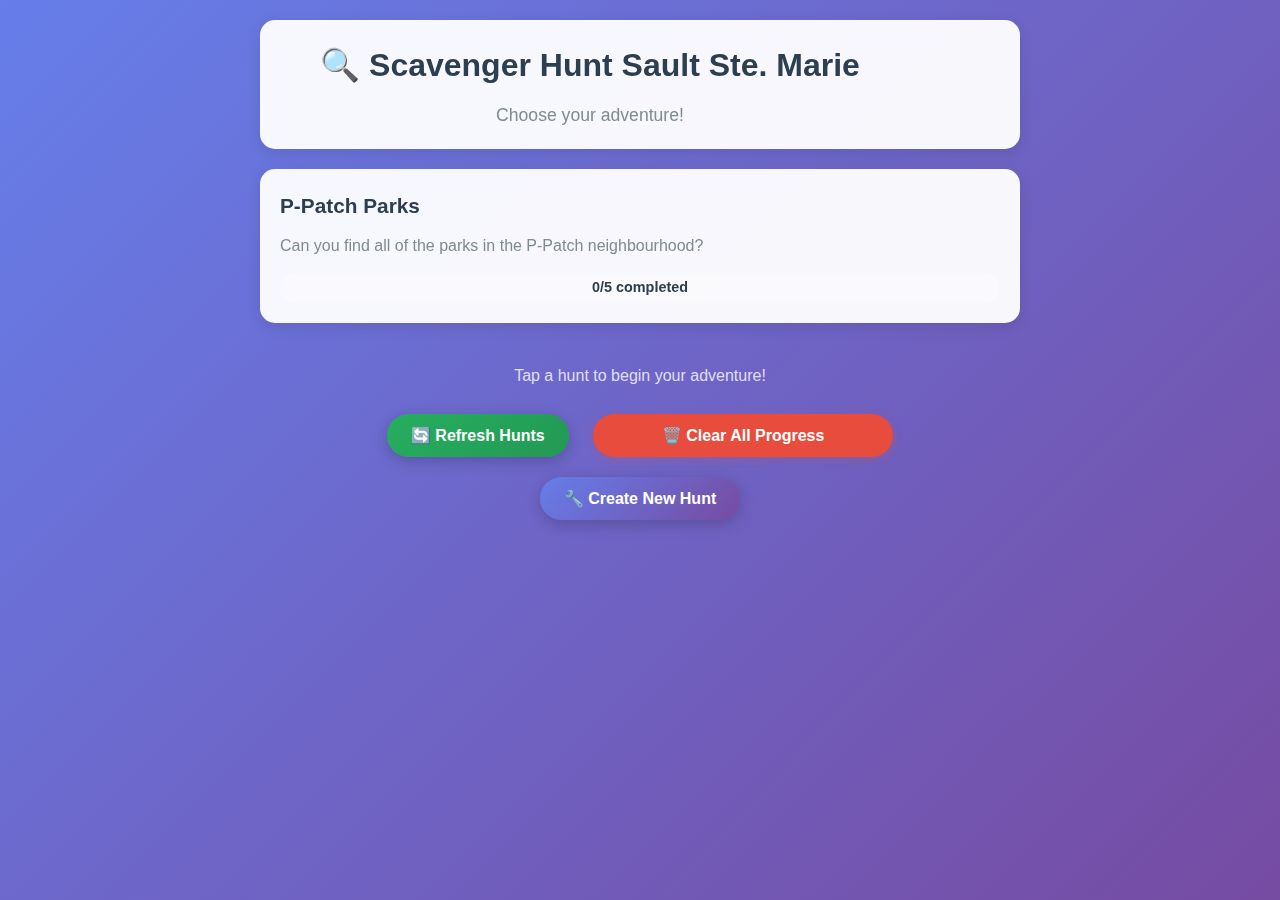
<file: index.html>
<!DOCTYPE html>
<html lang="en">
<head>
    <meta charset="UTF-8">
    <meta name="viewport" content="width=device-width, initial-scale=1.0">
    <title>Scavenger Hunt Sault Ste. Marie</title>
    <link rel="manifest" href="manifest.json">
    <link rel="stylesheet" href="styles.css">
    <meta name="theme-color" content="#2196F3">
    <link rel="apple-touch-icon" href="icons/icon-192x192.png">
</head>
<body>
    <div class="container">
        <header>
            <h1>🔍 Scavenger Hunt Sault Ste. Marie</h1>
            <p>Choose your adventure!</p>
        </header>

        <main id="hunt-list">
            <div class="loading">Loading hunts...</div>
        </main>

        <footer>
            <p>Tap a hunt to begin your adventure!</p>
            <div class="footer-actions">
                <button id="refresh-hunts-btn" class="refresh-btn">🔄 Refresh Hunts</button>
                <button id="clear-all-progress-btn" class="clear-progress-btn">🗑️ Clear All Progress</button>
                <button id="create-hunt-btn" class="create-hunt-btn">🔧 Create New Hunt</button>
            </div>
        </footer>
    </div>

    <script src="app.js"></script>
</body>
</html>
</file>
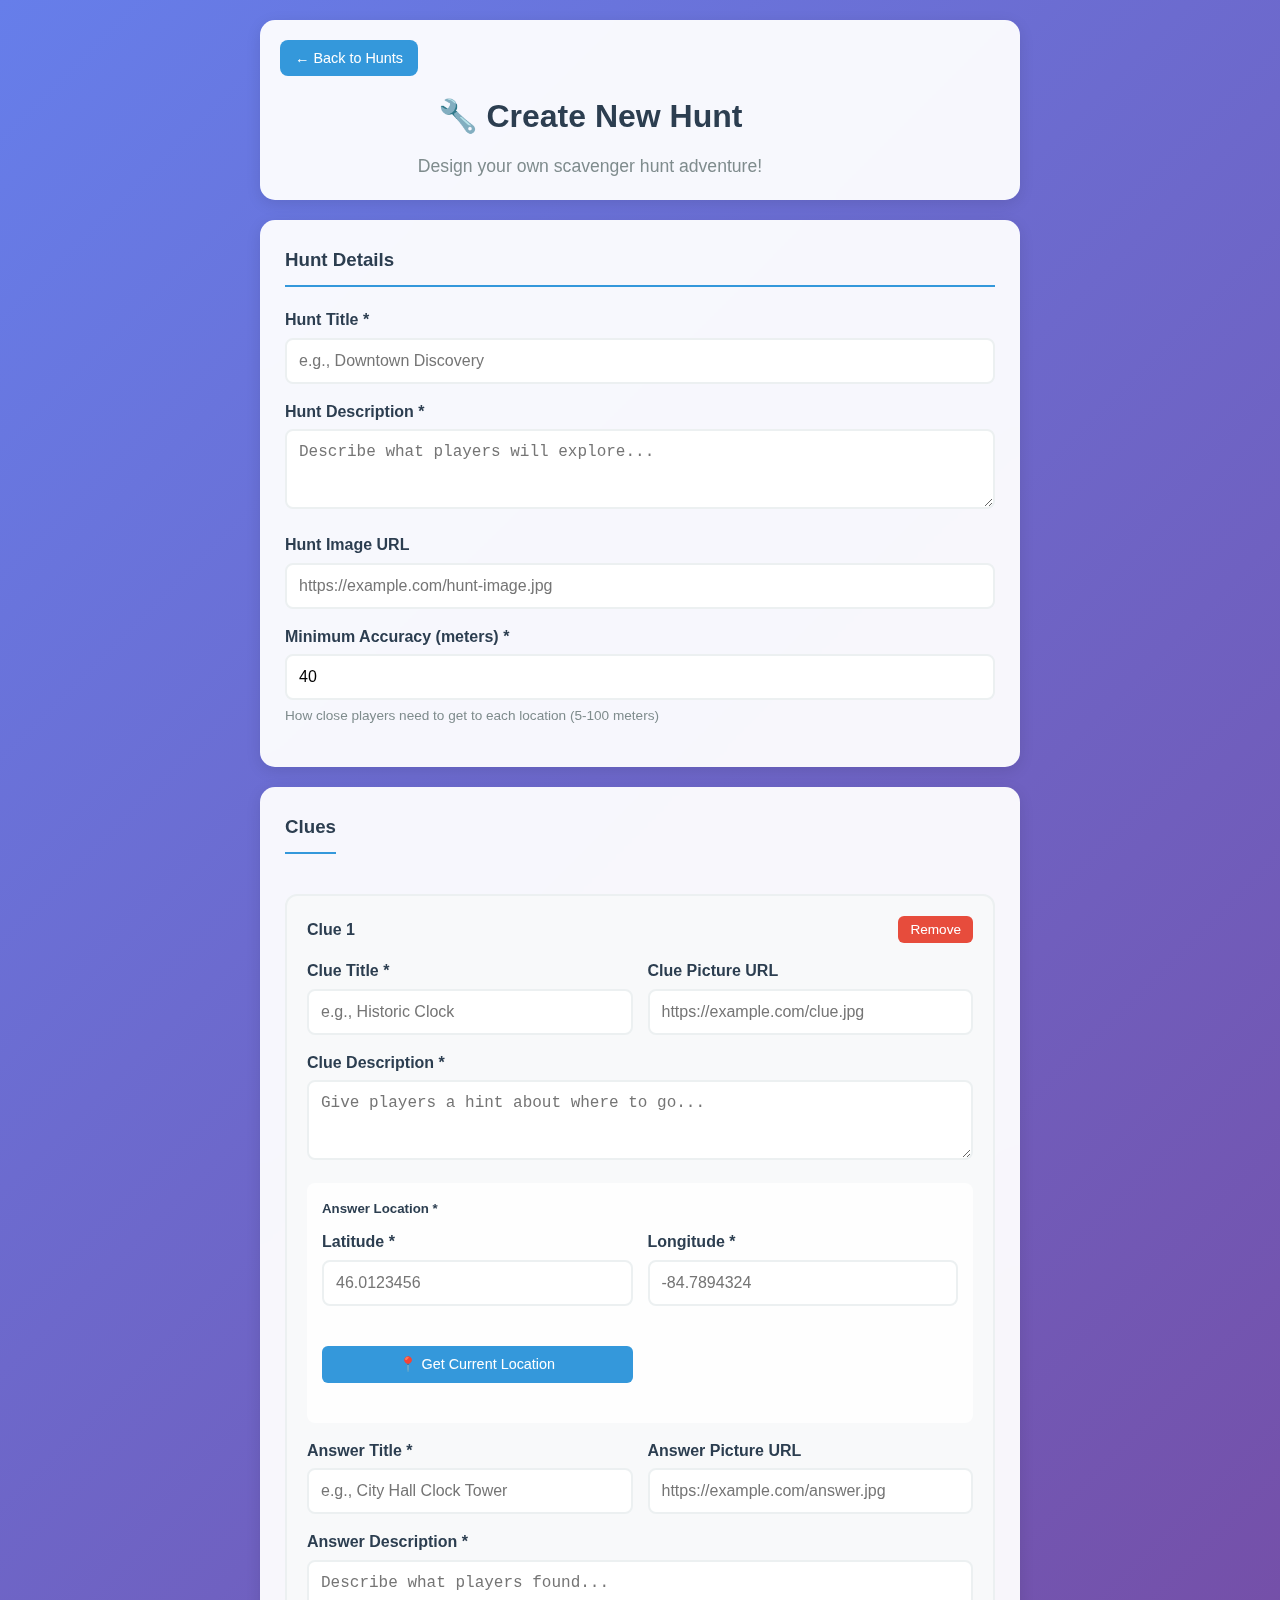
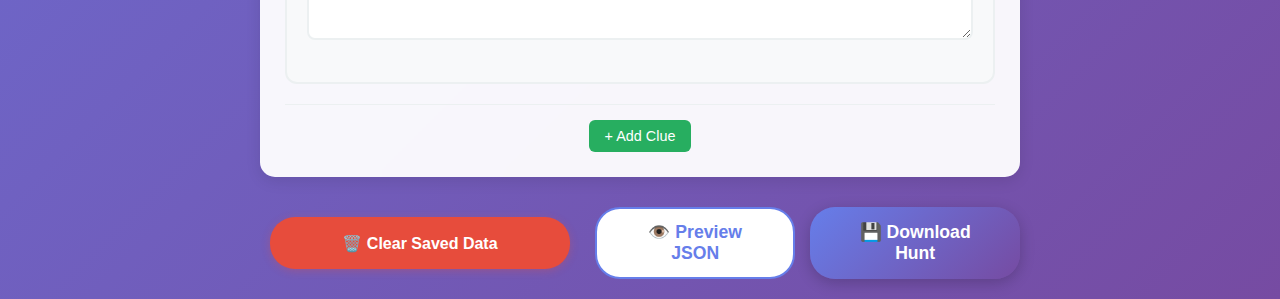
<file: create-hunt.html>
<!DOCTYPE html>
<html lang="en">
<head>
    <meta charset="UTF-8">
    <meta name="viewport" content="width=device-width, initial-scale=1.0">
    <title>Create Hunt - Scavenger Hunt Sault Ste. Marie</title>
    <link rel="manifest" href="manifest.json">
    <link rel="stylesheet" href="styles.css">
    <meta name="theme-color" content="#2196F3">
    <link rel="apple-touch-icon" href="icons/icon-192x192.png">
</head>
<body>
    <div class="container">
        <header>
            <button id="back-btn" class="back-btn">← Back to Hunts</button>
            <h1>🔧 Create New Hunt</h1>
            <p>Design your own scavenger hunt adventure!</p>
        </header>

        <main id="create-hunt-form">
            <form id="hunt-form" class="hunt-form">
                <!-- Hunt Details Section -->
                <div class="form-section">
                    <h3>Hunt Details</h3>
                    
                    <div class="form-group">
                        <label for="hunt-title">Hunt Title *</label>
                        <input type="text" id="hunt-title" name="scavengerHuntTitle" required 
                               placeholder="e.g., Downtown Discovery">
                    </div>
                    
                    <div class="form-group">
                        <label for="hunt-description">Hunt Description *</label>
                        <textarea id="hunt-description" name="scavengerHuntDescription" required 
                                  placeholder="Describe what players will explore..."></textarea>
                    </div>
                    
                    <div class="form-group">
                        <label for="hunt-image">Hunt Image URL</label>
                        <input type="url" id="hunt-image" name="scavengerHuntImage" 
                               placeholder="https://example.com/hunt-image.jpg">
                    </div>
                    
                    <div class="form-group">
                        <label for="hunt-accuracy">Minimum Accuracy (meters) *</label>
                        <input type="number" id="hunt-accuracy" name="scavengerHuntMinimumAccuracy" 
                               min="5" max="100" value="40" required>
                        <small>How close players need to get to each location (5-100 meters)</small>
                    </div>
                </div>

                <!-- Clues Section -->
                <div class="form-section">
                    <div class="section-header">
                        <h3>Clues</h3>
                    </div>
                    
                    <div id="clues-container">
                        <!-- Clues will be added dynamically here -->
                    </div>
                    
                    <div class="add-clue-section">
                        <button type="button" id="add-clue-btn" class="add-btn">+ Add Clue</button>
                    </div>
                </div>

                <!-- Actions -->
                <div class="form-actions">
                    <button type="button" id="clear-saved-btn" class="clear-progress-btn">🗑️ Clear Saved Data</button>
                    <button type="button" id="preview-btn" class="secondary-btn">👁️ Preview JSON</button>
                    <button type="submit" id="download-btn" class="primary-btn">💾 Download Hunt</button>
                </div>
            </form>
        </main>

        <!-- Preview Modal -->
        <div id="preview-modal" class="modal">
            <div class="modal-content large">
                <div class="modal-header">
                    <h2>Hunt Preview</h2>
                    <button id="close-preview" class="close-btn">×</button>
                </div>
                <div class="modal-body">
                    <pre id="preview-json"></pre>
                </div>
            </div>
        </div>
    </div>

    <script src="create-hunt.js"></script>
</body>
</html>
</file>
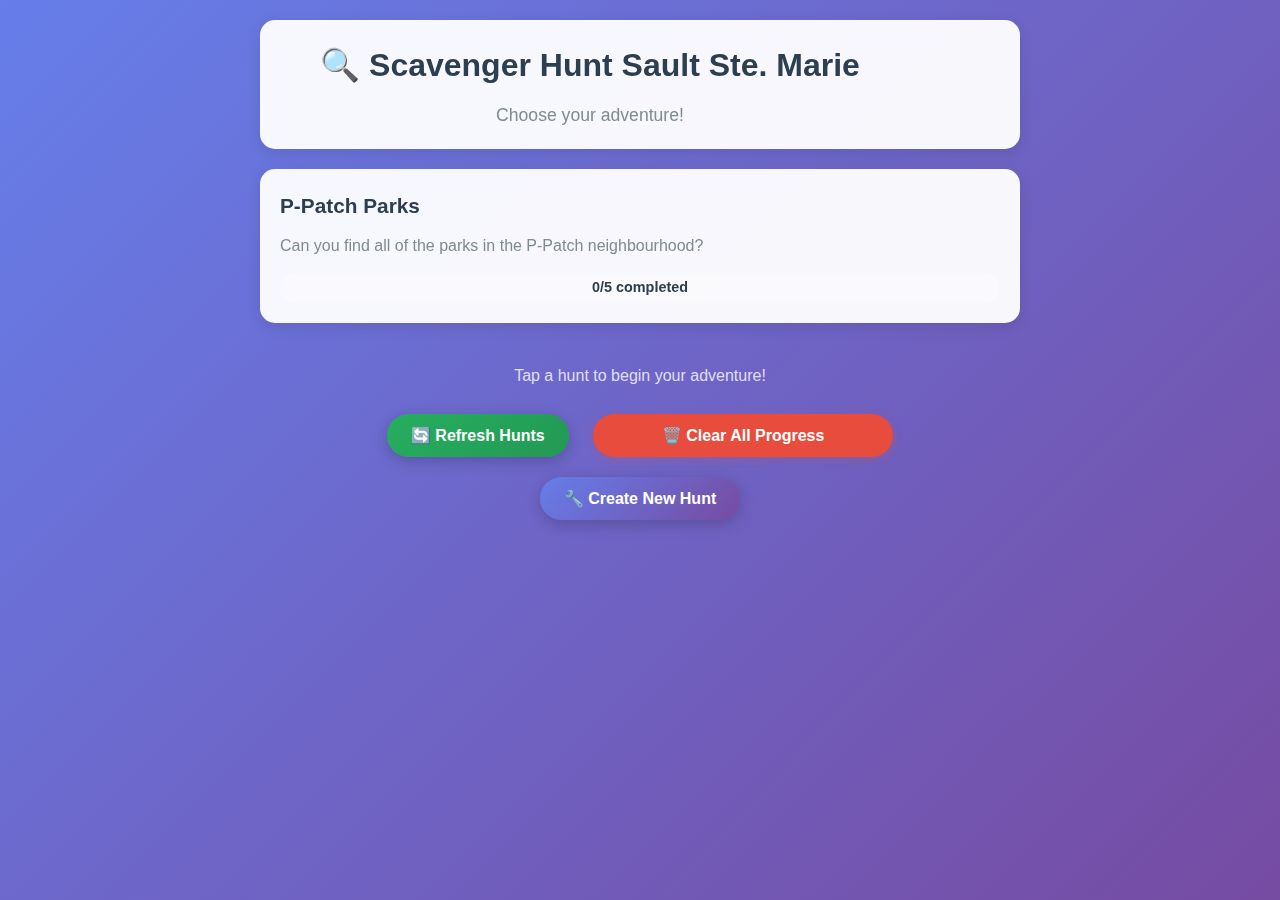
<file: hunt.html>
<!DOCTYPE html>
<html lang="en">
<head>
    <meta charset="UTF-8">
    <meta name="viewport" content="width=device-width, initial-scale=1.0">
    <title>Scavenger Hunt Sault Ste. Marie</title>
    <link rel="manifest" href="manifest.json">
    <link rel="stylesheet" href="styles.css">
    <link rel="stylesheet" href="lib/leaflet-2.0.0-alpha.1/dist/leaflet.css">
    <meta name="theme-color" content="#2196F3">
    <link rel="apple-touch-icon" href="icons/icon-192x192.png">
</head>
<body>
    <div class="container">
        <header>
            <button id="back-btn" class="back-btn">⬅️ Back to Hunts</button>
            <h1 id="hunt-title">Loading...</h1>
            <p id="hunt-description"></p>
            <div id="hunt-progress" class="progress-bar">
                <div class="progress-fill"></div>
                <span class="progress-text">0/0 completed</span>
            </div>
        </header>

        <main id="clue-list">
            <div class="loading">Loading clues...</div>
        </main>
        
        <div class="hunt-actions">
            <button id="clear-hunt-progress-btn" class="clear-progress-btn">🗑️ Clear Hunt Progress</button>
        </div>

        <!-- Clue Detail Modal -->
        <div id="clue-modal" class="modal">
            <div class="modal-content">
                <div class="modal-header">
                    <h2 id="modal-clue-title"></h2>
                    <button id="close-modal" class="close-btn">×</button>
                </div>
                <div class="modal-body">
                    <div id="clue-content">
                        <button id="reveal-description" class="reveal-btn">Reveal Description</button>
                        <div id="clue-description" class="hidden"></div>
                        <button id="reveal-image" class="reveal-btn hidden">Reveal Image</button>
                        <div id="clue-image-container" class="hidden"></div>
                        <button id="reveal-map" class="reveal-btn hidden">🗺️ Reveal Map</button>
                        <div id="clue-map-container" class="hidden"></div>
                    </div>
                    <div class="location-section">
                        <button id="check-location" class="location-btn">📍 Check Location</button>
                        <div id="location-result" class="location-result"></div>
                    </div>
                    <div id="answer-content" class="answer hidden">
                        <h3>🎉 Congratulations!</h3>
                        <h4 id="answer-title"></h4>
                        <p id="answer-description"></p>
                        <div id="answer-image-container"></div>
                    </div>
                </div>
            </div>
        </div>
    </div>

    <!-- Celebration Overlay -->
    <div id="celebration-overlay" class="celebration-overlay hidden">
        <div class="fireworks">
            <div class="firework firework-1"></div>
            <div class="firework firework-2"></div>
            <div class="firework firework-3"></div>
            <div class="firework firework-4"></div>
            <div class="firework firework-5"></div>
            <div class="firework firework-6"></div>
            <div class="firework firework-7"></div>
            <div class="firework firework-8"></div>
            <div class="firework firework-9"></div>
            <div class="firework firework-10"></div>
        </div>
        <div class="celebration-message">
            <h1>🎉 Congratulations! 🎉</h1>
            <p>You've completed the entire hunt!</p>
            <button id="close-celebration" class="celebration-btn">Continue</button>
        </div>
    </div>

    <script src="lib/leaflet-2.0.0-alpha.1/dist/leaflet-global.js"></script>
    <script src="hunt.js"></script>
</body>
</html>
</file>
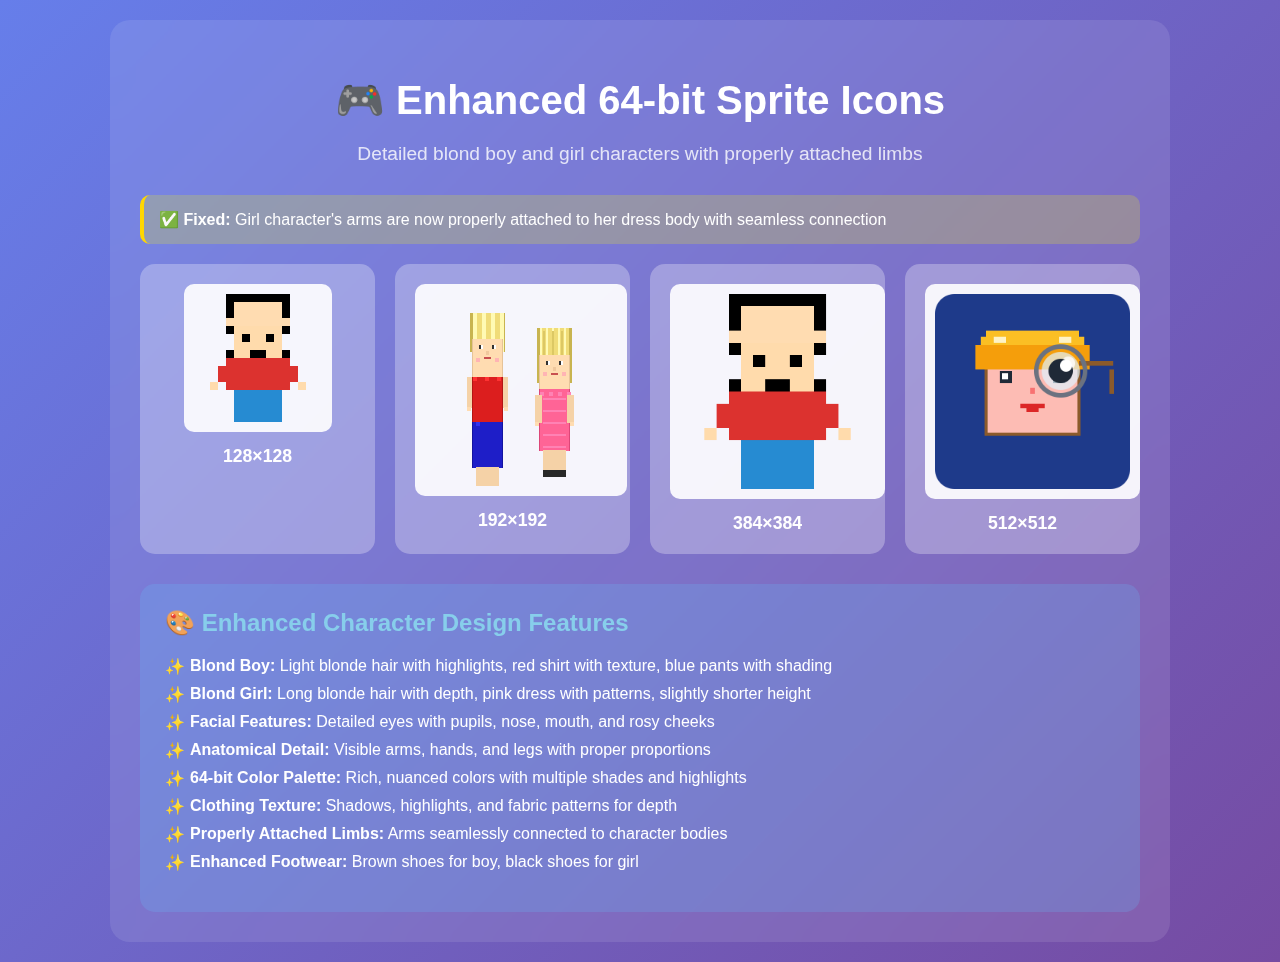
<file: sprite_preview.html>
<!DOCTYPE html>
<html>
<head>
    <title>Enhanced Sprite Icons Preview</title>
    <style>
        body { 
            font-family: Arial, sans-serif; 
            background: linear-gradient(135deg, #667eea 0%, #764ba2 100%);
            color: white;
            margin: 0;
            padding: 20px;
        }
        .container {
            max-width: 1000px;
            margin: 0 auto;
            background: rgba(255,255,255,0.1);
            border-radius: 20px;
            padding: 30px;
            backdrop-filter: blur(10px);
        }
        h1 { 
            text-align: center; 
            margin-bottom: 10px;
            font-size: 2.5em;
        }
        .subtitle {
            text-align: center;
            margin-bottom: 30px;
            opacity: 0.8;
            font-size: 1.2em;
        }
        .icons-grid {
            display: grid;
            grid-template-columns: repeat(auto-fit, minmax(200px, 1fr));
            gap: 20px;
            margin-bottom: 30px;
        }
        .icon-item {
            background: rgba(255,255,255,0.2);
            border-radius: 15px;
            padding: 20px;
            text-align: center;
            backdrop-filter: blur(5px);
        }
        .icon-item img {
            max-width: 100%;
            height: auto;
            border-radius: 10px;
            background: rgba(255,255,255,0.9);
            padding: 10px;
        }
        .icon-size {
            margin-top: 10px;
            font-weight: bold;
            font-size: 1.1em;
        }
        .features {
            background: rgba(100,200,255,0.2);
            border-radius: 15px;
            padding: 25px;
            margin-top: 20px;
        }
        .features h2 {
            margin-top: 0;
            color: #87CEEB;
        }
        .features ul {
            list-style: none;
            padding: 0;
        }
        .features li {
            margin: 10px 0;
            padding-left: 25px;
            position: relative;
        }
        .features li:before {
            content: "✨";
            position: absolute;
            left: 0;
        }
        .highlight {
            background: rgba(255,255,0,0.2);
            padding: 15px;
            border-radius: 10px;
            margin: 20px 0;
            border-left: 4px solid #FFD700;
        }
    </style>
</head>
<body>
    <div class="container">
        <h1>🎮 Enhanced 64-bit Sprite Icons</h1>
        <p class="subtitle">Detailed blond boy and girl characters with properly attached limbs</p>
        
        <div class="highlight">
            <strong>✅ Fixed:</strong> Girl character's arms are now properly attached to her dress body with seamless connection
        </div>
        
        <div class="icons-grid">
            <div class="icon-item">
                <img src="icons/icon-128x128.png" alt="128x128 Icon">
                <div class="icon-size">128×128</div>
            </div>
            <div class="icon-item">
                <img src="icons/icon-192x192.png" alt="192x192 Icon">
                <div class="icon-size">192×192</div>
            </div>
            <div class="icon-item">
                <img src="icons/icon-384x384.png" alt="384x384 Icon">
                <div class="icon-size">384×384</div>
            </div>
            <div class="icon-item">
                <img src="icons/icon-512x512.png" alt="512x512 Icon">
                <div class="icon-size">512×512</div>
            </div>
        </div>

        <div class="features">
            <h2>🎨 Enhanced Character Design Features</h2>
            <ul>
                <li><strong>Blond Boy:</strong> Light blonde hair with highlights, red shirt with texture, blue pants with shading</li>
                <li><strong>Blond Girl:</strong> Long blonde hair with depth, pink dress with patterns, slightly shorter height</li>
                <li><strong>Facial Features:</strong> Detailed eyes with pupils, nose, mouth, and rosy cheeks</li>
                <li><strong>Anatomical Detail:</strong> Visible arms, hands, and legs with proper proportions</li>
                <li><strong>64-bit Color Palette:</strong> Rich, nuanced colors with multiple shades and highlights</li>
                <li><strong>Clothing Texture:</strong> Shadows, highlights, and fabric patterns for depth</li>
                <li><strong>Properly Attached Limbs:</strong> Arms seamlessly connected to character bodies</li>
                <li><strong>Enhanced Footwear:</strong> Brown shoes for boy, black shoes for girl</li>
            </ul>
        </div>
    </div>
</body>
</html>
</file>
<file: lib/leaflet-2.0.0-alpha.1/dist/leaflet.css>
/* required styles */

.leaflet-pane,
.leaflet-tile,
.leaflet-marker-icon,
.leaflet-marker-shadow,
.leaflet-tile-container,
.leaflet-pane > svg,
.leaflet-pane > canvas,
.leaflet-zoom-box,
.leaflet-image-layer,
.leaflet-layer {
	position: absolute;
	left: 0;
	top: 0;
	width:100%;
	}
.leaflet-container {
	overflow: hidden;
	}
.leaflet-tile,
.leaflet-marker-icon,
.leaflet-marker-shadow {
	user-select: none;
	-webkit-user-drag: none;
	}
/* Safari renders non-retina tile on retina better with this, but Chrome is worse */
.leaflet-safari .leaflet-tile {
	image-rendering: -webkit-optimize-contrast;
	}
/* hack that prevents hw layers "stretching" when loading new tiles */
.leaflet-safari .leaflet-tile-container {
	width: 1600px;
	height: 1600px;
	-webkit-transform-origin: 0 0;
	}
.leaflet-marker-icon,
.leaflet-marker-shadow {
	display: block;
	}
/* .leaflet-container svg: reset svg max-width decleration shipped in Joomla! (joomla.org) 3.x */
/* .leaflet-container img: map is broken in FF if you have max-width: 100% on tiles */
.leaflet-container .leaflet-overlay-pane svg {
	max-width: none !important;
	max-height: none !important;
	}
.leaflet-container .leaflet-marker-pane img,
.leaflet-container .leaflet-shadow-pane img,
.leaflet-container .leaflet-tile-pane img,
.leaflet-container img.leaflet-image-layer,
.leaflet-container .leaflet-tile {
	max-width: none !important;
	max-height: none !important;
	width: auto;
	padding: 0;
	}
.leaflet-container img.leaflet-tile {
	/* See: https://bugs.chromium.org/p/chromium/issues/detail?id=600120 */
	mix-blend-mode: plus-lighter;
	}

.leaflet-container.leaflet-touch-zoom {
	touch-action: pan-x pan-y;
	}
.leaflet-container.leaflet-touch-drag {
	/* Fallback for FF which doesn't support pinch-zoom */
	touch-action: none;
	touch-action: pinch-zoom;
}
.leaflet-container.leaflet-touch-drag.leaflet-touch-zoom {
	touch-action: none;
}
.leaflet-container {
	-webkit-tap-highlight-color: transparent;
}
.leaflet-container a {
	-webkit-tap-highlight-color: rgba(51, 181, 229, 0.4);
}
.leaflet-tile {
	visibility: hidden;
	}
.leaflet-tile-loaded {
	visibility: inherit;
	}
.leaflet-zoom-box {
	width: 0;
	height: 0;
	box-sizing: border-box;
	z-index: 800;
	}

.leaflet-pane         { z-index: 400; }

.leaflet-tile-pane    { z-index: 200; }
.leaflet-overlay-pane { z-index: 400; }
.leaflet-shadow-pane  { z-index: 500; }
.leaflet-marker-pane  { z-index: 600; }
.leaflet-tooltip-pane   { z-index: 650; }
.leaflet-popup-pane   { z-index: 700; }

.leaflet-map-pane canvas { z-index: 100; }
.leaflet-map-pane svg    { z-index: 200; }


/* control positioning */

.leaflet-control {
	position: relative;
	z-index: 800;
	pointer-events: auto;
	}
.leaflet-top,
.leaflet-bottom {
	position: absolute;
	z-index: 1000;
	pointer-events: none;
	}
.leaflet-top {
	top: 0;
	}
.leaflet-right {
	right: 0;
	}
.leaflet-bottom {
	bottom: 0;
	}
.leaflet-left {
	left: 0;
	}
.leaflet-control {
	float: left;
	clear: both;
	}
.leaflet-right .leaflet-control {
	float: right;
	}
.leaflet-top .leaflet-control {
	margin-top: 10px;
	}
.leaflet-bottom .leaflet-control {
	margin-bottom: 10px;
	}
.leaflet-left .leaflet-control {
	margin-left: 10px;
	}
.leaflet-right .leaflet-control {
	margin-right: 10px;
	}


/* zoom and fade animations */

.leaflet-fade-anim .leaflet-popup {
	opacity: 0;
	transition: opacity 0.2s linear;
	}
.leaflet-fade-anim .leaflet-map-pane .leaflet-popup {
	opacity: 1;
	}
.leaflet-zoom-animated {
	transform-origin: 0 0;
	}
svg.leaflet-zoom-animated {
	will-change: transform;
}

.leaflet-zoom-anim .leaflet-zoom-animated {
	transition: transform 0.25s cubic-bezier(0,0,0.25,1);
	}
.leaflet-zoom-anim .leaflet-tile,
.leaflet-pan-anim .leaflet-tile {
	transition: none;
	}

.leaflet-zoom-anim .leaflet-zoom-hide {
	visibility: hidden;
	}


/* cursors */

.leaflet-interactive {
	cursor: pointer;
	}
.leaflet-grab {
	cursor: grab;
	}
.leaflet-crosshair,
.leaflet-crosshair .leaflet-interactive {
	cursor: crosshair;
	}
.leaflet-popup-pane,
.leaflet-control {
	cursor: auto;
	}
.leaflet-dragging .leaflet-grab,
.leaflet-dragging .leaflet-grab .leaflet-interactive,
.leaflet-dragging .leaflet-marker-draggable {
	cursor: grabbing;
	}

/* marker & overlays interactivity */
.leaflet-marker-icon,
.leaflet-marker-shadow,
.leaflet-image-layer,
.leaflet-pane > svg path,
.leaflet-tile-container {
	pointer-events: none;
	}

.leaflet-marker-icon.leaflet-interactive,
.leaflet-image-layer.leaflet-interactive,
.leaflet-pane > svg path.leaflet-interactive,
svg.leaflet-image-layer.leaflet-interactive path {
	pointer-events: auto;
	}

/* visual tweaks */

.leaflet-container {
	background: #ddd;
	outline-offset: 1px;
	}
.leaflet-container a {
	color: #0078A8;
	}
/* prevent showing outline-box on Chromium when clicking on a vector with a tooltip */
path.leaflet-interactive:focus:not(:focus-visible) {
	outline: 0;
	}

.leaflet-zoom-box {
	border: 2px dotted #38f;
	background: rgba(255,255,255,0.5);
	}


/* general typography */
.leaflet-container {
	font-family: "Helvetica Neue", Arial, Helvetica, sans-serif;
	font-size: 12px;
	font-size: 0.75rem;
	line-height: 1.5;
	}


/* general toolbar styles */

.leaflet-bar {
	box-shadow: 0 1px 5px rgba(0,0,0,0.65);
	border-radius: 4px;
	}
.leaflet-bar a {
	background-color: #fff;
	border-bottom: 1px solid #ccc;
	width: 26px;
	height: 26px;
	line-height: 26px;
	display: block;
	text-align: center;
	text-decoration: none;
	color: black;
	}
.leaflet-bar a,
.leaflet-control-layers-toggle {
	background-position: 50% 50%;
	background-repeat: no-repeat;
	display: block;
	}
.leaflet-bar a:hover,
.leaflet-bar a:focus {
	background-color: #f4f4f4;
	}
.leaflet-bar a:first-child {
	border-top-left-radius: 4px;
	border-top-right-radius: 4px;
	}
.leaflet-bar a:last-child {
	border-bottom-left-radius: 4px;
	border-bottom-right-radius: 4px;
	border-bottom: none;
	}
.leaflet-bar a.leaflet-disabled {
	cursor: default;
	background-color: #f4f4f4;
	color: #bbb;
	}

.leaflet-touch .leaflet-bar a {
	width: 30px;
	height: 30px;
	line-height: 30px;
	}
.leaflet-touch .leaflet-bar a:first-child {
	border-top-left-radius: 2px;
	border-top-right-radius: 2px;
	}
.leaflet-touch .leaflet-bar a:last-child {
	border-bottom-left-radius: 2px;
	border-bottom-right-radius: 2px;
	}

/* zoom control */

.leaflet-control-zoom-in,
.leaflet-control-zoom-out {
	font: bold 18px 'Lucida Console', Monaco, monospace;
	text-indent: 1px;
	}

.leaflet-touch .leaflet-control-zoom-in, .leaflet-touch .leaflet-control-zoom-out  {
	font-size: 22px;
	}


/* layers control */

.leaflet-control-layers {
	box-shadow: 0 1px 5px rgba(0,0,0,0.4);
	background: #fff;
	border-radius: 5px;
	}
.leaflet-control-layers-toggle {
	background-image: url(images/layers.svg);
	width: 36px;
	height: 36px;
	}
.leaflet-touch .leaflet-control-layers-toggle {
	width: 44px;
	height: 44px;
	}
.leaflet-control-layers .leaflet-control-layers-list,
.leaflet-control-layers-expanded .leaflet-control-layers-toggle {
	display: none;
	}
.leaflet-control-layers-expanded .leaflet-control-layers-list {
	display: block;
	position: relative;
	}
.leaflet-control-layers-list {
	border: 0;
	margin: 0;
	padding: 0;
	}
.leaflet-control-layers-expanded {
	padding: 6px 10px 6px 6px;
	color: #333;
	background: #fff;
	}
.leaflet-control-layers-scrollbar {
	overflow-y: scroll;
	overflow-x: hidden;
	padding-right: 5px;
	}
.leaflet-control-layers-selector {
	margin-top: 2px;
	position: relative;
	top: 1px;
	}
.leaflet-control-layers label {
	display: block;
	font-size: 13px;
	font-size: 1.08333em;
	}
.leaflet-control-layers-separator {
	height: 0;
	border-top: 1px solid #ddd;
	margin: 5px -10px 5px -6px;
	}

/* Default icon URLs */
.leaflet-default-icon-path { /* used only in path-guessing heuristic, see L.Icon.Default */
	background-image: url(images/marker-icon.png);
	}


/* attribution and scale controls */

.leaflet-container .leaflet-control-attribution {
	background: #fff;
	background: rgba(255, 255, 255, 0.8);
	margin: 0;
	}
.leaflet-control-attribution,
.leaflet-control-scale-line {
	padding: 0 5px;
	color: #333;
	line-height: 1.4;
	}
.leaflet-control-attribution a {
	text-decoration: none;
	}
.leaflet-control-attribution a:hover,
.leaflet-control-attribution a:focus {
	text-decoration: underline;
	}
.leaflet-attribution-flag {
	display: inline !important;
	vertical-align: baseline !important;
	width: 1em;
	height: 0.6669em;
	margin-right: 0.277em;
	}
.leaflet-left .leaflet-control-scale {
	margin-left: 5px;
	}
.leaflet-bottom .leaflet-control-scale {
	margin-bottom: 5px;
	}
.leaflet-control-scale-line {
	border: 2px solid #777;
	border-top: none;
	line-height: 1.1;
	padding: 2px 5px 1px;
	white-space: nowrap;
	box-sizing: border-box;
	background: rgba(255, 255, 255, 0.8);
	text-shadow: 1px 1px #fff;
	}
.leaflet-control-scale-line:not(:first-child) {
	border-top: 2px solid #777;
	border-bottom: none;
	margin-top: -2px;
	}
.leaflet-control-scale-line:not(:first-child):not(:last-child) {
	border-bottom: 2px solid #777;
	}

.leaflet-touch .leaflet-control-attribution,
.leaflet-touch .leaflet-control-layers,
.leaflet-touch .leaflet-bar {
	box-shadow: none;
	}
.leaflet-touch .leaflet-control-layers,
.leaflet-touch .leaflet-bar {
	border: 2px solid rgba(0,0,0,0.2);
	background-clip: padding-box;
	}


/* popup */

.leaflet-popup {
	position: absolute;
	text-align: center;
	margin-bottom: 20px;
	}
.leaflet-popup-content-wrapper {
	padding: 1px;
	text-align: left;
	border-radius: 12px;
	}
.leaflet-popup-content {
	margin: 13px 24px 13px 20px;
	line-height: 1.3;
	font-size: 13px;
	font-size: 1.08333em;
	min-height: 1px;
	}
.leaflet-popup-content p {
	margin: 17px 0;
	margin: 1.3em 0;
	}
.leaflet-popup-tip-container {
	width: 40px;
	height: 20px;
	position: absolute;
	left: 50%;
	margin-top: -1px;
	margin-left: -20px;
	overflow: hidden;
	pointer-events: none;
	}
.leaflet-popup-tip {
	width: 17px;
	height: 17px;
	padding: 1px;

	margin: -10px auto 0;
	pointer-events: auto;

	transform: rotate(45deg);
	}
.leaflet-popup-content-wrapper,
.leaflet-popup-tip {
	background: white;
	color: #333;
	box-shadow: 0 3px 14px rgba(0,0,0,0.4);
	}
.leaflet-container a.leaflet-popup-close-button {
	position: absolute;
	top: 0;
	right: 0;
	border: none;
	text-align: center;
	width: 24px;
	height: 24px;
	font: 16px/24px Tahoma, Verdana, sans-serif;
	color: #757575;
	text-decoration: none;
	background: transparent;
	}
.leaflet-container a.leaflet-popup-close-button:hover,
.leaflet-container a.leaflet-popup-close-button:focus {
	color: #585858;
	}
.leaflet-popup-scrolled {
	overflow: auto;
	}

/* div icon */

.leaflet-div-icon {
	background: #fff;
	border: 1px solid #666;
	}


/* Tooltip */
/* Base styles for the element that has a tooltip */
.leaflet-tooltip {
	position: absolute;
	padding: 6px;
	background-color: #fff;
	border: 1px solid #fff;
	border-radius: 3px;
	color: #222;
	white-space: nowrap;
	user-select: none;
	pointer-events: none;
	box-shadow: 0 1px 3px rgba(0,0,0,0.4);
	}
.leaflet-tooltip.leaflet-interactive {
	cursor: pointer;
	pointer-events: auto;
	}
.leaflet-tooltip-top:before,
.leaflet-tooltip-bottom:before,
.leaflet-tooltip-left:before,
.leaflet-tooltip-right:before {
	position: absolute;
	pointer-events: none;
	border: 6px solid transparent;
	background: transparent;
	content: "";
	}

/* Directions */

.leaflet-tooltip-bottom {
	margin-top: 6px;
}
.leaflet-tooltip-top {
	margin-top: -6px;
}
.leaflet-tooltip-bottom:before,
.leaflet-tooltip-top:before {
	left: 50%;
	margin-left: -6px;
	}
.leaflet-tooltip-top:before {
	bottom: 0;
	margin-bottom: -12px;
	border-top-color: #fff;
	}
.leaflet-tooltip-bottom:before {
	top: 0;
	margin-top: -12px;
	margin-left: -6px;
	border-bottom-color: #fff;
	}
.leaflet-tooltip-left {
	margin-left: -6px;
}
.leaflet-tooltip-right {
	margin-left: 6px;
}
.leaflet-tooltip-left:before,
.leaflet-tooltip-right:before {
	top: 50%;
	margin-top: -6px;
	}
.leaflet-tooltip-left:before {
	right: 0;
	margin-right: -12px;
	border-left-color: #fff;
	}
.leaflet-tooltip-right:before {
	left: 0;
	margin-left: -12px;
	border-right-color: #fff;
	}

/* Printing */

@media print {
	/* Prevent printers from removing background-images of controls. */
	.leaflet-control {
		-webkit-print-color-adjust: exact;
		print-color-adjust: exact;
	}
}
</file>
<file: styles.css>
/* Reset and base styles */
* {
    margin: 0;
    padding: 0;
    box-sizing: border-box;
}

body {
    font-family: -apple-system, BlinkMacSystemFont, 'Segoe UI', Roboto, Oxygen, Ubuntu, Cantarell, sans-serif;
    line-height: 1.6;
    color: #333;
    background: linear-gradient(135deg, #667eea 0%, #764ba2 100%);
    min-height: 100vh;
}

.container {
    max-width: 800px;
    margin: 0 auto;
    padding: 20px;
    min-height: 100vh;
}

header {
    background: rgba(255, 255, 255, 0.95);
    border-radius: 15px;
    padding: 20px;
    padding-right: 120px; /* Add space for settings button */
    margin-bottom: 20px;
    box-shadow: 0 4px 15px rgba(0, 0, 0, 0.1);
    backdrop-filter: blur(10px);
    position: relative; /* Enable absolute positioning for settings button */
}

header h1 {
    font-size: 2rem;
    margin-bottom: 10px;
    text-align: center;
    color: #2c3e50;
}

header p {
    text-align: center;
    color: #7f8c8d;
    font-size: 1.1rem;
}

/* Hunt list styles */
.hunt-card {
    background: rgba(255, 255, 255, 0.95);
    border-radius: 15px;
    padding: 20px;
    margin-bottom: 15px;
    box-shadow: 0 4px 15px rgba(0, 0, 0, 0.1);
    cursor: pointer;
    transition: transform 0.2s, box-shadow 0.2s;
    backdrop-filter: blur(10px);
}

.hunt-card:hover {
    transform: translateY(-2px);
    box-shadow: 0 6px 20px rgba(0, 0, 0, 0.15);
}

.hunt-card h3 {
    color: #2c3e50;
    margin-bottom: 10px;
    font-size: 1.3rem;
}

.hunt-card p {
    color: #7f8c8d;
    margin-bottom: 10px;
}

.hunt-image {
    width: 100%;
    height: 200px;
    object-fit: cover;
    border-radius: 10px;
    margin-top: 10px;
}

/* Progress bar */
.progress-bar {
    position: relative;
    background: rgba(255, 255, 255, 0.3);
    border-radius: 20px;
    height: 30px;
    margin-top: 15px;
    overflow: hidden;
}

.progress-fill {
    height: 100%;
    background: linear-gradient(90deg, #4CAF50, #45a049);
    border-radius: 20px;
    transition: width 0.3s ease;
    width: 0%;
}

.progress-text {
    position: absolute;
    top: 50%;
    left: 50%;
    transform: translate(-50%, -50%);
    color: #2c3e50;
    font-weight: bold;
    font-size: 0.9rem;
}

/* Back button */
.back-btn {
    background: #3498db;
    color: white;
    border: none;
    padding: 10px 15px;
    border-radius: 8px;
    cursor: pointer;
    font-size: 0.9rem;
    margin-bottom: 15px;
    transition: background 0.2s;
}

.back-btn:hover {
    background: #2980b9;
}

/* Clue list */
.clue-item {
    background: rgba(255, 255, 255, 0.95);
    border-radius: 10px;
    padding: 15px;
    margin-bottom: 10px;
    cursor: pointer;
    transition: transform 0.2s, box-shadow 0.2s;
    box-shadow: 0 2px 10px rgba(0, 0, 0, 0.1);
    display: flex;
    justify-content: space-between;
    align-items: center;
}

.clue-item:hover {
    transform: translateY(-1px);
    box-shadow: 0 4px 15px rgba(0, 0, 0, 0.15);
}

.clue-item.completed {
    background: rgba(76, 175, 80, 0.1);
    border-left: 4px solid #4CAF50;
}

.clue-status {
    font-size: 1.2rem;
}

/* Modal styles */
.modal {
    display: none;
    position: fixed;
    z-index: 1000;
    left: 0;
    top: 0;
    width: 100%;
    height: 100%;
    background-color: rgba(0, 0, 0, 0.5);
    backdrop-filter: blur(5px);
}

.modal-content {
    background: white;
    margin: 5% auto;
    padding: 0;
    border-radius: 15px;
    width: 90%;
    max-width: 600px;
    max-height: 80vh;
    overflow-y: auto;
    box-shadow: 0 10px 30px rgba(0, 0, 0, 0.3);
}

.modal-header {
    display: flex;
    justify-content: space-between;
    align-items: center;
    padding: 20px;
    border-bottom: 1px solid #eee;
}

.modal-header h2 {
    color: #2c3e50;
    margin: 0;
}

.close-btn {
    background: none;
    border: none;
    font-size: 2rem;
    cursor: pointer;
    color: #7f8c8d;
    padding: 0;
    width: 30px;
    height: 30px;
    display: flex;
    align-items: center;
    justify-content: center;
}

.close-btn:hover {
    color: #e74c3c;
}

.modal-body {
    padding: 20px;
}

/* Button styles */
.reveal-btn, .location-btn {
    background: #3498db;
    color: white;
    border: none;
    padding: 12px 20px;
    border-radius: 8px;
    cursor: pointer;
    font-size: 1rem;
    margin: 10px 0;
    width: 100%;
    transition: background 0.2s;
}

.reveal-btn:hover, .location-btn:hover {
    background: #2980b9;
}

.location-btn {
    background: #e67e22;
    font-size: 1.1rem;
}

.location-btn:hover {
    background: #d35400;
}

.location-btn:disabled {
    background: #bdc3c7;
    cursor: not-allowed;
}

/* Location result */
.location-result {
    margin-top: 15px;
    padding: 15px;
    border-radius: 8px;
    text-align: center;
    font-weight: bold;
}

.location-result.success {
    background: rgba(76, 175, 80, 0.1);
    color: #4CAF50;
    border: 2px solid #4CAF50;
}

.location-result.error {
    background: rgba(231, 76, 60, 0.1);
    color: #e74c3c;
    border: 2px solid #e74c3c;
}

.location-result.checking {
    background: rgba(52, 152, 219, 0.1);
    color: #3498db;
    border: 2px solid #3498db;
}

/* Answer section */
.answer {
    margin-top: 20px;
    padding: 20px;
    background: rgba(76, 175, 80, 0.1);
    border-radius: 10px;
    border: 2px solid #4CAF50;
}

.answer h3 {
    color: #4CAF50;
    margin-bottom: 15px;
    text-align: center;
}

.answer h4 {
    color: #2c3e50;
    margin-bottom: 10px;
}

/* Images */
.clue-image, .answer-image {
    width: 100%;
    max-width: 400px;
    border-radius: 10px;
    margin-top: 15px;
    box-shadow: 0 4px 15px rgba(0, 0, 0, 0.2);
}

/* Utility classes */
.hidden {
    display: none !important;
}

.loading {
    text-align: center;
    padding: 40px;
    color: white;
    font-size: 1.2rem;
}

footer {
    text-align: center;
    color: rgba(255, 255, 255, 0.8);
    margin-top: 20px;
    padding: 20px;
}

/* Responsive design */
@media (max-width: 768px) {
    .container {
        padding: 10px;
    }
    
    header h1 {
        font-size: 1.5rem;
    }
    
    .modal-content {
        width: 95%;
        margin: 2% auto;
        max-height: 95vh;
    }
    
    .hunt-card {
        padding: 15px;
    }
}

/* PWA specific styles */
.install-prompt {
    background: rgba(52, 152, 219, 0.9);
    color: white;
    padding: 15px;
    text-align: center;
    border-radius: 10px;
    margin-bottom: 20px;
}

.install-btn {
    background: white;
    color: #3498db;
    border: none;
    padding: 10px 20px;
    border-radius: 5px;
    margin-left: 10px;
    cursor: pointer;
    font-weight: bold;
}

/* Create Hunt Button */
.header-actions, .footer-actions {
    text-align: center;
    margin-top: 15px;
}

.create-hunt-btn {
    background: linear-gradient(135deg, #667eea 0%, #764ba2 100%);
    color: white;
    border: none;
    padding: 12px 24px;
    border-radius: 25px;
    font-size: 1rem;
    font-weight: 600;
    cursor: pointer;
    box-shadow: 0 4px 15px rgba(0, 0, 0, 0.2);
    transition: all 0.3s ease;
    margin: 10px;
}

.create-hunt-btn:hover {
    transform: translateY(-2px);
    box-shadow: 0 6px 20px rgba(0, 0, 0, 0.3);
}

/* Refresh Button */
.refresh-btn {
    background: linear-gradient(135deg, #27ae60 0%, #229954 100%);
    color: white;
    border: none;
    padding: 12px 24px;
    border-radius: 25px;
    font-size: 1rem;
    font-weight: 600;
    cursor: pointer;
    box-shadow: 0 4px 15px rgba(0, 0, 0, 0.2);
    transition: all 0.3s ease;
    margin: 10px;
}

.refresh-btn:hover {
    transform: translateY(-2px);
    box-shadow: 0 6px 20px rgba(0, 0, 0, 0.3);
}

.refresh-btn:disabled {
    background: linear-gradient(135deg, #95a5a6 0%, #7f8c8d 100%);
    cursor: not-allowed;
    opacity: 0.6;
    transform: none;
    box-shadow: 0 2px 8px rgba(0, 0, 0, 0.1);
}

/* Settings modal specific button styling */
.setting-group .refresh-btn {
    width: 100%;
    max-width: 300px;
    margin: 10px;
}

/* Hunt Creation Form Styles */
.hunt-form {
    max-width: 800px;
    margin: 0 auto;
}

.form-section {
    background: rgba(255, 255, 255, 0.95);
    border-radius: 15px;
    padding: 25px;
    margin-bottom: 20px;
    box-shadow: 0 4px 15px rgba(0, 0, 0, 0.1);
    backdrop-filter: blur(10px);
}

.form-section h3 {
    color: #2c3e50;
    margin-bottom: 20px;
    border-bottom: 2px solid #3498db;
    padding-bottom: 10px;
}

.section-header {
    display: flex;
    justify-content: space-between;
    align-items: center;
    margin-bottom: 20px;
}

.add-clue-section {
    text-align: center;
    margin-top: 20px;
    padding-top: 15px;
    border-top: 1px solid #ecf0f1;
}

.form-group {
    margin-bottom: 15px;
}

.form-group label {
    display: block;
    margin-bottom: 5px;
    font-weight: 600;
    color: #2c3e50;
}

.form-group input,
.form-group textarea,
.form-group select {
    width: 100%;
    padding: 12px;
    border: 2px solid #ecf0f1;
    border-radius: 8px;
    font-size: 1rem;
    transition: border-color 0.3s ease;
}

.form-group input:focus,
.form-group textarea:focus,
.form-group select:focus {
    outline: none;
    border-color: #3498db;
    box-shadow: 0 0 0 3px rgba(52, 152, 219, 0.1);
}

.form-group textarea {
    min-height: 80px;
    resize: vertical;
}

.form-group small {
    color: #7f8c8d;
    font-size: 0.85rem;
    margin-top: 5px;
    display: block;
}

.form-row {
    display: grid;
    grid-template-columns: 1fr 1fr;
    gap: 15px;
    align-items: end;
}

@media (max-width: 768px) {
    .form-row {
        grid-template-columns: 1fr;
    }
}

/* Clue Form Styles */
.clue-form {
    border: 2px solid #ecf0f1;
    border-radius: 12px;
    padding: 20px;
    margin-bottom: 20px;
    background: #f8f9fa;
}

.clue-header {
    display: flex;
    justify-content: space-between;
    align-items: center;
    margin-bottom: 15px;
}

.clue-header h4 {
    color: #2c3e50;
    margin: 0;
}

.location-section {
    background: rgba(255, 255, 255, 0.8);
    border-radius: 8px;
    padding: 15px;
    margin: 15px 0;
}

.location-section h5 {
    color: #2c3e50;
    margin-bottom: 10px;
}

/* Button Styles */
.add-btn {
    background: #27ae60;
    color: white;
    border: none;
    padding: 8px 16px;
    border-radius: 6px;
    font-size: 0.9rem;
    cursor: pointer;
    transition: background-color 0.3s ease;
}

.add-btn:hover {
    background: #219a52;
}

.remove-btn {
    background: #e74c3c;
    color: white;
    border: none;
    padding: 6px 12px;
    border-radius: 6px;
    font-size: 0.85rem;
    cursor: pointer;
    transition: background-color 0.3s ease;
}

.remove-btn:hover {
    background: #c0392b;
}

.location-btn {
    background: #3498db;
    color: white;
    border: none;
    padding: 10px 15px;
    border-radius: 6px;
    font-size: 0.9rem;
    cursor: pointer;
    transition: background-color 0.3s ease;
    white-space: nowrap;
}

.location-btn:hover {
    background: #2980b9;
}

.location-btn:disabled {
    background: #95a5a6;
    cursor: not-allowed;
}

.form-actions {
    text-align: center;
    margin-top: 30px;
    display: flex;
    gap: 15px;
    justify-content: center;
}

.primary-btn {
    background: linear-gradient(135deg, #667eea 0%, #764ba2 100%);
    color: white;
    border: none;
    padding: 15px 30px;
    border-radius: 25px;
    font-size: 1.1rem;
    font-weight: 600;
    cursor: pointer;
    box-shadow: 0 4px 15px rgba(0, 0, 0, 0.2);
    transition: all 0.3s ease;
}

.primary-btn:hover {
    transform: translateY(-2px);
    box-shadow: 0 6px 20px rgba(0, 0, 0, 0.3);
}

.secondary-btn {
    background: white;
    color: #667eea;
    border: 2px solid #667eea;
    padding: 13px 28px;
    border-radius: 25px;
    font-size: 1.1rem;
    font-weight: 600;
    cursor: pointer;
    transition: all 0.3s ease;
}

.secondary-btn:hover {
    background: #667eea;
    color: white;
}

/* Preview Modal Styles */
.modal.large .modal-content {
    width: 90%;
    max-width: 900px;
    max-height: 80vh;
}

.modal pre {
    background: #f8f9fa;
    padding: 20px;
    border-radius: 8px;
    overflow: auto;
    max-height: 60vh;
    font-family: 'Monaco', 'Menlo', 'Ubuntu Mono', monospace;
    font-size: 0.9rem;
    line-height: 1.4;
    border: 1px solid #ecf0f1;
}

/* Clear Progress Button Styles */
.footer-actions {
    text-align: center;
    margin-top: 15px;
}

.hunt-actions {
    text-align: center;
    margin: 20px 0;
}

.clear-progress-btn {
    background: #e74c3c;
    color: white;
    border: none;
    padding: 12px 24px;
    border-radius: 25px;
    font-size: 1rem;
    font-weight: 600;
    cursor: pointer;
    transition: all 0.3s ease;
    box-shadow: 0 2px 8px rgba(231, 76, 60, 0.3);
    margin: 10px;
    width: 100%;
    max-width: 300px;
}

.clear-progress-btn:hover {
    background: #c0392b;
    transform: translateY(-1px);
    box-shadow: 0 4px 12px rgba(231, 76, 60, 0.4);
}

.clear-progress-btn:active {
    transform: translateY(0);
}

.refresh-app-btn {
    background: linear-gradient(135deg, #3498db 0%, #2980b9 100%);
    color: white;
    border: none;
    padding: 12px 24px;
    border-radius: 25px;
    font-size: 1rem;
    font-weight: 600;
    cursor: pointer;
    transition: all 0.3s ease;
    box-shadow: 0 2px 8px rgba(52, 152, 219, 0.3);
    margin: 10px;
    width: 100%;
    max-width: 300px;
}

.refresh-app-btn:hover {
    background: linear-gradient(135deg, #2980b9 0%, #1f618d 100%);
    transform: translateY(-1px);
    box-shadow: 0 4px 12px rgba(52, 152, 219, 0.4);
}

.refresh-app-btn:active {
    transform: translateY(0);
}

/* Celebration Overlay Styles */
.celebration-overlay {
    position: fixed;
    top: 0;
    left: 0;
    width: 100%;
    height: 100%;
    background: rgba(0, 0, 0, 0.8);
    display: flex;
    align-items: center;
    justify-content: center;
    z-index: 1000;
    opacity: 1;
    transition: opacity 0.5s ease;
}

.celebration-overlay.hidden {
    display: none;
    opacity: 0;
}

.celebration-message {
    background: white;
    padding: 40px;
    border-radius: 20px;
    text-align: center;
    box-shadow: 0 10px 30px rgba(0, 0, 0, 0.3);
    position: relative;
    z-index: 1001;
    max-width: 400px;
    margin: 20px;
}

.celebration-message h1 {
    font-size: 2.5rem;
    margin-bottom: 20px;
    color: #2c3e50;
    animation: celebrate-bounce 1s ease-in-out;
}

.celebration-message p {
    font-size: 1.2rem;
    color: #7f8c8d;
    margin-bottom: 30px;
}

.celebration-btn {
    background: linear-gradient(45deg, #667eea, #764ba2);
    color: white;
    border: none;
    padding: 15px 30px;
    border-radius: 25px;
    font-size: 1.1rem;
    font-weight: 600;
    cursor: pointer;
    transition: all 0.3s ease;
    box-shadow: 0 4px 15px rgba(0, 0, 0, 0.2);
}

.celebration-btn:hover {
    transform: translateY(-2px);
    box-shadow: 0 6px 20px rgba(0, 0, 0, 0.3);
}

/* Firework Animations */
.fireworks {
    position: absolute;
    top: 0;
    left: 0;
    width: 100%;
    height: 100%;
    pointer-events: none;
    z-index: 1000;
}

.firework {
    position: absolute;
    width: 4px;
    height: 4px;
    background: #ff6b6b;
    border-radius: 50%;
    box-shadow: 
        0 0 20px #ff6b6b,
        0 0 40px #ff6b6b,
        0 0 60px #ff6b6b;
}

.firework-1 {
    left: 20%;
    top: 30%;
    animation: firework-explosion-1 2s ease-out infinite;
}

.firework-2 {
    right: 20%;
    top: 20%;
    background: #4ecdc4;
    box-shadow: 
        0 0 20px #4ecdc4,
        0 0 40px #4ecdc4,
        0 0 60px #4ecdc4;
    animation: firework-explosion-2 2s ease-out infinite 0.5s;
}

.firework-3 {
    left: 50%;
    top: 40%;
    background: #45b7d1;
    box-shadow: 
        0 0 20px #45b7d1,
        0 0 40px #45b7d1,
        0 0 60px #45b7d1;
    animation: firework-explosion-3 2s ease-out infinite 1s;
}

.firework-4 {
    left: 80%;
    top: 50%;
    background: #9b59b6;
    box-shadow: 
        0 0 20px #9b59b6,
        0 0 40px #9b59b6,
        0 0 60px #9b59b6;
    animation: firework-explosion-4 2.5s ease-out infinite 1.5s;
}

.firework-5 {
    left: 15%;
    top: 60%;
    background: #f39c12;
    box-shadow: 
        0 0 20px #f39c12,
        0 0 40px #f39c12,
        0 0 60px #f39c12;
    animation: firework-explosion-5 1.8s ease-out infinite 0.8s;
}

.firework-6 {
    right: 35%;
    top: 70%;
    background: #e74c3c;
    box-shadow: 
        0 0 20px #e74c3c,
        0 0 40px #e74c3c,
        0 0 60px #e74c3c;
    animation: firework-explosion-6 2.2s ease-out infinite 2s;
}

.firework-7 {
    left: 65%;
    top: 15%;
    background: #2ecc71;
    box-shadow: 
        0 0 20px #2ecc71,
        0 0 40px #2ecc71,
        0 0 60px #2ecc71;
    animation: firework-explosion-7 2.8s ease-out infinite 0.3s;
}

.firework-8 {
    left: 35%;
    top: 25%;
    background: #e67e22;
    box-shadow: 
        0 0 20px #e67e22,
        0 0 40px #e67e22,
        0 0 60px #e67e22;
    animation: firework-explosion-1 2.3s ease-out infinite 1.2s;
}

.firework-9 {
    right: 15%;
    top: 35%;
    background: #8e44ad;
    box-shadow: 
        0 0 20px #8e44ad,
        0 0 40px #8e44ad,
        0 0 60px #8e44ad;
    animation: firework-explosion-2 2.6s ease-out infinite 0.7s;
}

.firework-10 {
    left: 25%;
    top: 75%;
    background: #16a085;
    box-shadow: 
        0 0 20px #16a085,
        0 0 40px #16a085,
        0 0 60px #16a085;
    animation: firework-explosion-3 2.1s ease-out infinite 1.8s;
}

@keyframes celebrate-bounce {
    0%, 20%, 50%, 80%, 100% {
        transform: translateY(0);
    }
    40% {
        transform: translateY(-10px);
    }
    60% {
        transform: translateY(-5px);
    }
}

@keyframes firework-explosion-1 {
    0% {
        transform: scale(0);
        opacity: 1;
    }
    15% {
        transform: scale(1);
        opacity: 1;
    }
    100% {
        transform: scale(15);
        opacity: 0;
    }
}

@keyframes firework-explosion-2 {
    0% {
        transform: scale(0) rotate(0deg);
        opacity: 1;
    }
    15% {
        transform: scale(1) rotate(180deg);
        opacity: 1;
    }
    100% {
        transform: scale(20) rotate(360deg);
        opacity: 0;
    }
}

@keyframes firework-explosion-3 {
    0% {
        transform: scale(0) rotate(0deg);
        opacity: 1;
    }
    15% {
        transform: scale(1) rotate(-180deg);
        opacity: 1;
    }
    100% {
        transform: scale(18) rotate(-360deg);
        opacity: 0;
    }
}

@keyframes firework-explosion-4 {
    0% {
        transform: scale(0) skew(0deg);
        opacity: 1;
    }
    20% {
        transform: scale(1.2) skew(10deg);
        opacity: 1;
    }
    100% {
        transform: scale(22) skew(45deg);
        opacity: 0;
    }
}

@keyframes firework-explosion-5 {
    0% {
        transform: scale(0) rotateX(0deg) rotateY(0deg);
        opacity: 1;
    }
    10% {
        transform: scale(0.8) rotateX(180deg) rotateY(90deg);
        opacity: 1;
    }
    100% {
        transform: scale(16) rotateX(720deg) rotateY(360deg);
        opacity: 0;
    }
}

@keyframes firework-explosion-6 {
    0% {
        transform: scale(0) rotate(0deg);
        opacity: 1;
        border-radius: 50%;
    }
    25% {
        transform: scale(1.5) rotate(90deg);
        opacity: 1;
        border-radius: 0%;
    }
    100% {
        transform: scale(25) rotate(450deg);
        opacity: 0;
        border-radius: 50%;
    }
}

@keyframes firework-explosion-7 {
    0% {
        transform: scale(0) rotateZ(0deg);
        opacity: 1;
    }
    30% {
        transform: scale(1) rotateZ(180deg);
        opacity: 0.8;
    }
    100% {
        transform: scale(20) rotateZ(540deg);
        opacity: 0;
    }
}

/* Settings Button */
.settings-btn {
    background: #95a5a6;
    color: white;
    border: none;
    padding: 8px 16px;
    border-radius: 20px;
    font-size: 0.9rem;
    cursor: pointer;
    transition: all 0.3s ease;
    position: absolute;
    top: 20px;
    right: 20px;
    box-shadow: 0 2px 8px rgba(149, 165, 166, 0.3);
}

.settings-btn:hover {
    background: #7f8c8d;
    transform: translateY(-2px);
    box-shadow: 0 4px 12px rgba(149, 165, 166, 0.4);
}

/* Settings Modal */
.setting-group {
    margin-bottom: 20px;
    padding: 15px;
    background: #f8f9fa;
    border-radius: 8px;
}

.setting-label {
    display: flex;
    align-items: center;
    cursor: pointer;
    font-weight: 600;
    color: #2c3e50;
}

.setting-label input[type="checkbox"] {
    margin-right: 10px;
    transform: scale(1.2);
}

.setting-text {
    user-select: none;
}

.setting-description {
    display: block;
    color: #7f8c8d;
    font-size: 0.85rem;
    margin-top: 8px;
    margin-left: 25px;
}

/* Map Container */
.map-container {
    width: 100%;
    height: 300px;
    border-radius: 10px;
    overflow: hidden;
    margin-top: 15px;
    border: 2px solid #3498db;
    background: #ecf0f1;
}

.map-offline {
    display: flex;
    align-items: center;
    justify-content: center;
    background: #ecf0f1;
    color: #7f8c8d;
    font-size: 1.1rem;
    flex-direction: column;
    height: 100%;
}

.map-offline .icon {
    font-size: 3rem;
    margin-bottom: 10px;
}

/* Responsive adjustments */
@media (max-width: 768px) {
    .settings-btn {
        position: static;
        margin-top: 10px;
        width: 100%;
    }
    
    header {
        text-align: center;
        position: relative;
        padding-right: 20px; /* Reset padding on mobile */
    }
    
    .footer-actions {
        display: flex;
        flex-direction: column;
        gap: 10px;
    }
    
    .refresh-btn,
    .create-hunt-btn {
        width: 100%;
        margin: 0;
    }
    
    /* Mobile-specific firework positioning */
    .firework {
        width: 8px;
        height: 8px;
    }
    
    /* Position fireworks around the modal on mobile */
    .firework-1 {
        left: 5%;
        top: 8%;
    }
    
    .firework-2 {
        right: 5%;
        top: 12%;
    }
    
    .firework-3 {
        left: 8%;
        top: 88%;
    }
    
    .firework-4 {
        right: 8%;
        top: 92%;
    }
    
    .firework-5 {
        left: 1%;
        top: 40%;
    }
    
    .firework-6 {
        right: 1%;
        top: 45%;
    }
    
    .firework-7 {
        left: 48%;
        top: 3%;
    }
    
    .firework-8 {
        right: 12%;
        top: 5%;
    }
    
    .firework-9 {
        left: 12%;
        top: 95%;
    }
    
    .firework-10 {
        right: 20%;
        top: 88%;
    }
}

/* Location Accuracy Display */
.location-accuracy {
    margin-top: 10px;
    padding: 10px;
    border-radius: 8px;
    background: #e8f5e8;
    border: 1px solid #4caf50;
}

.accuracy-info {
    font-size: 0.9rem;
    color: #2c5234;
}

.accuracy-warning {
    margin-top: 8px;
    padding: 8px;
    background: #fff3cd;
    border: 1px solid #ffc107;
    border-radius: 4px;
    color: #856404;
    font-weight: 600;
}

/* Secondary Location Button */
.location-btn.secondary {
    background: #6c757d;
    border: 2px solid #6c757d;
}

.location-btn.secondary:hover:not(:disabled) {
    background: #5a6268;
    border-color: #5a6268;
}

.location-btn.secondary:disabled {
    background: #adb5bd;
    border-color: #adb5bd;
    opacity: 0.6;
}

/* Preview Map Modal Specific Styles */
#location-preview-modal .modal-content {
    max-width: 90vw;
    width: 800px;
}

#preview-map {
    border-radius: 8px;
    border: 1px solid #ddd;
}

/* Hidden class for accuracy display */
.hidden {
    display: none !important;
}
</file>
